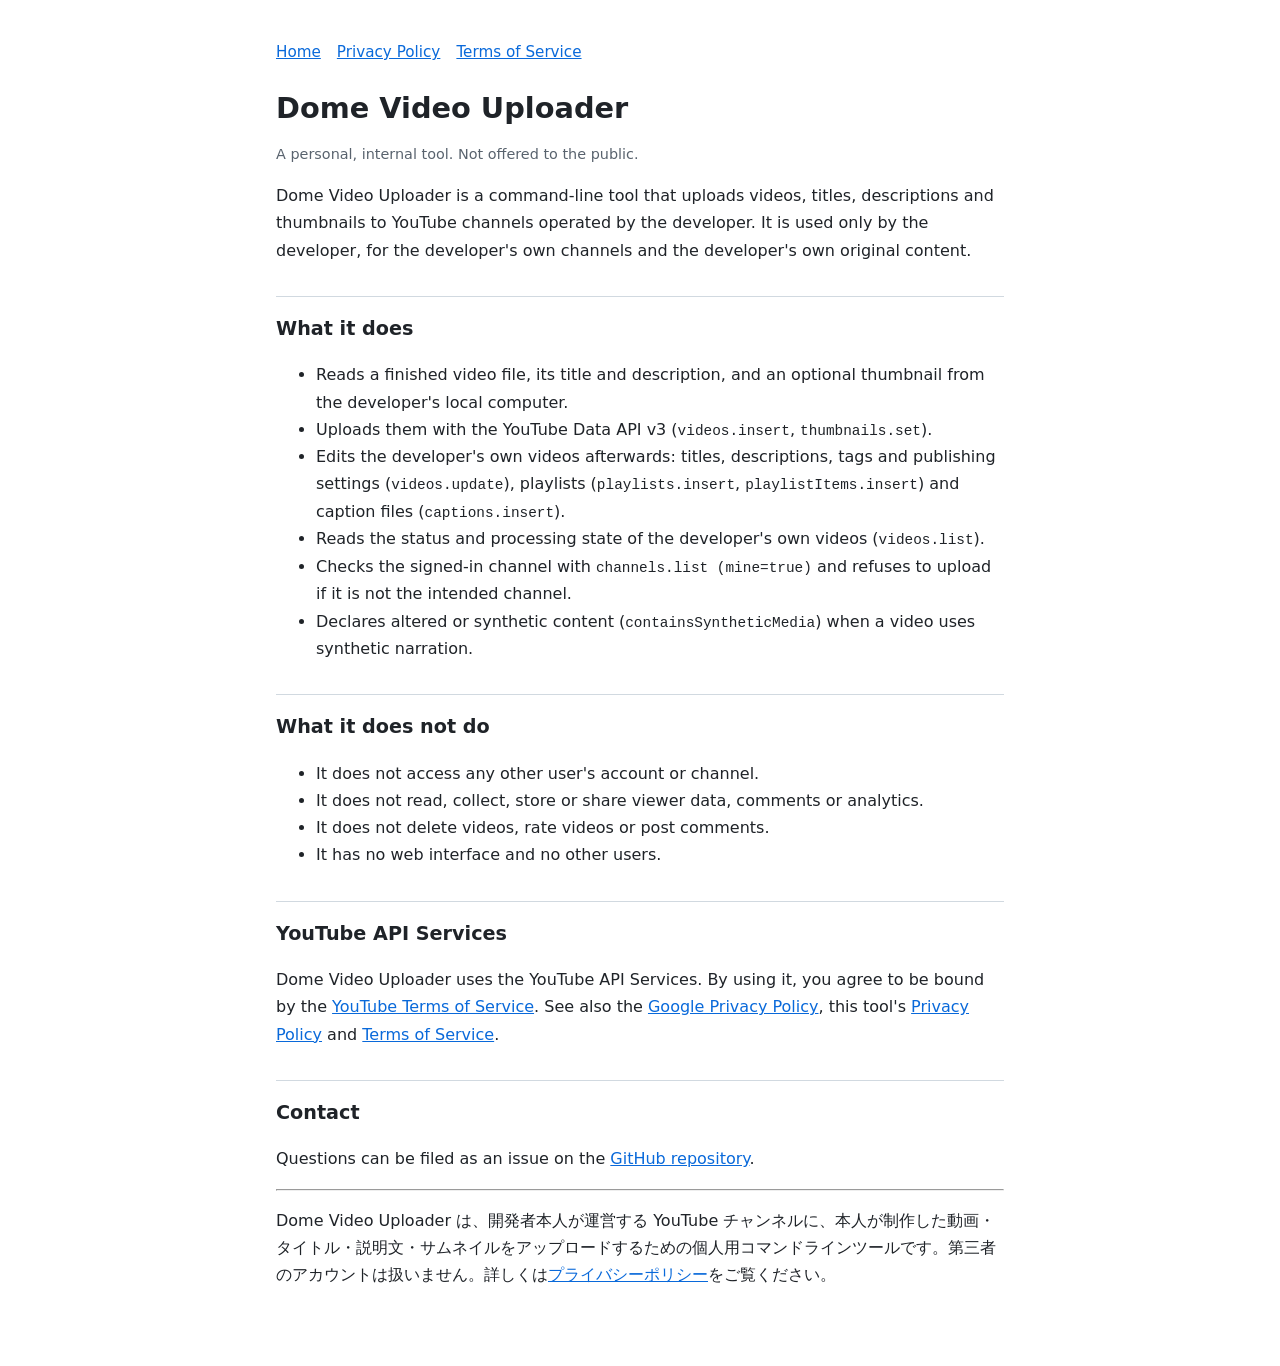
<file: index.html>
<!doctype html>
<html lang="en">
<head>
<meta charset="utf-8">
<meta name="viewport" content="width=device-width, initial-scale=1">
<title>Dome Video Uploader</title>
<meta name="description" content="A personal command-line tool that uploads the owner's own videos to the owner's own YouTube channels.">
<link rel="stylesheet" href="style.css">
</head>
<body>
<main>
<nav><a href="./">Home</a><a href="privacy.html">Privacy Policy</a><a href="terms.html">Terms of Service</a></nav>
<h1>Dome Video Uploader</h1>
<p class="meta">A personal, internal tool. Not offered to the public.</p>

<p>Dome Video Uploader is a command-line tool that uploads videos, titles, descriptions and thumbnails to YouTube channels operated by the developer. It is used only by the developer, for the developer's own channels and the developer's own original content.</p>

<h2>What it does</h2>
<ul>
<li>Reads a finished video file, its title and description, and an optional thumbnail from the developer's local computer.</li>
<li>Uploads them with the YouTube Data API v3 (<code>videos.insert</code>, <code>thumbnails.set</code>).</li>
<li>Edits the developer's own videos afterwards: titles, descriptions, tags and publishing settings (<code>videos.update</code>), playlists (<code>playlists.insert</code>, <code>playlistItems.insert</code>) and caption files (<code>captions.insert</code>).</li>
<li>Reads the status and processing state of the developer's own videos (<code>videos.list</code>).</li>
<li>Checks the signed-in channel with <code>channels.list (mine=true)</code> and refuses to upload if it is not the intended channel.</li>
<li>Declares altered or synthetic content (<code>containsSyntheticMedia</code>) when a video uses synthetic narration.</li>
</ul>

<h2>What it does not do</h2>
<ul>
<li>It does not access any other user's account or channel.</li>
<li>It does not read, collect, store or share viewer data, comments or analytics.</li>
<li>It does not delete videos, rate videos or post comments.</li>
<li>It has no web interface and no other users.</li>
</ul>

<h2>YouTube API Services</h2>
<p>Dome Video Uploader uses the YouTube API Services. By using it, you agree to be bound by the <a href="https://www.youtube.com/t/terms">YouTube Terms of Service</a>. See also the <a href="https://policies.google.com/privacy">Google Privacy Policy</a>, this tool's <a href="privacy.html">Privacy Policy</a> and <a href="terms.html">Terms of Service</a>.</p>

<h2>Contact</h2>
<p>Questions can be filed as an issue on the <a href="https://github.com/dome-wiki/video-uploader/issues">GitHub repository</a>.</p>

<hr>
<p lang="ja">Dome Video Uploader は、開発者本人が運営する YouTube チャンネルに、本人が制作した動画・タイトル・説明文・サムネイルをアップロードするための個人用コマンドラインツールです。第三者のアカウントは扱いません。詳しくは<a href="privacy.html">プライバシーポリシー</a>をご覧ください。</p>
</main>
</body>
</html>
</file>
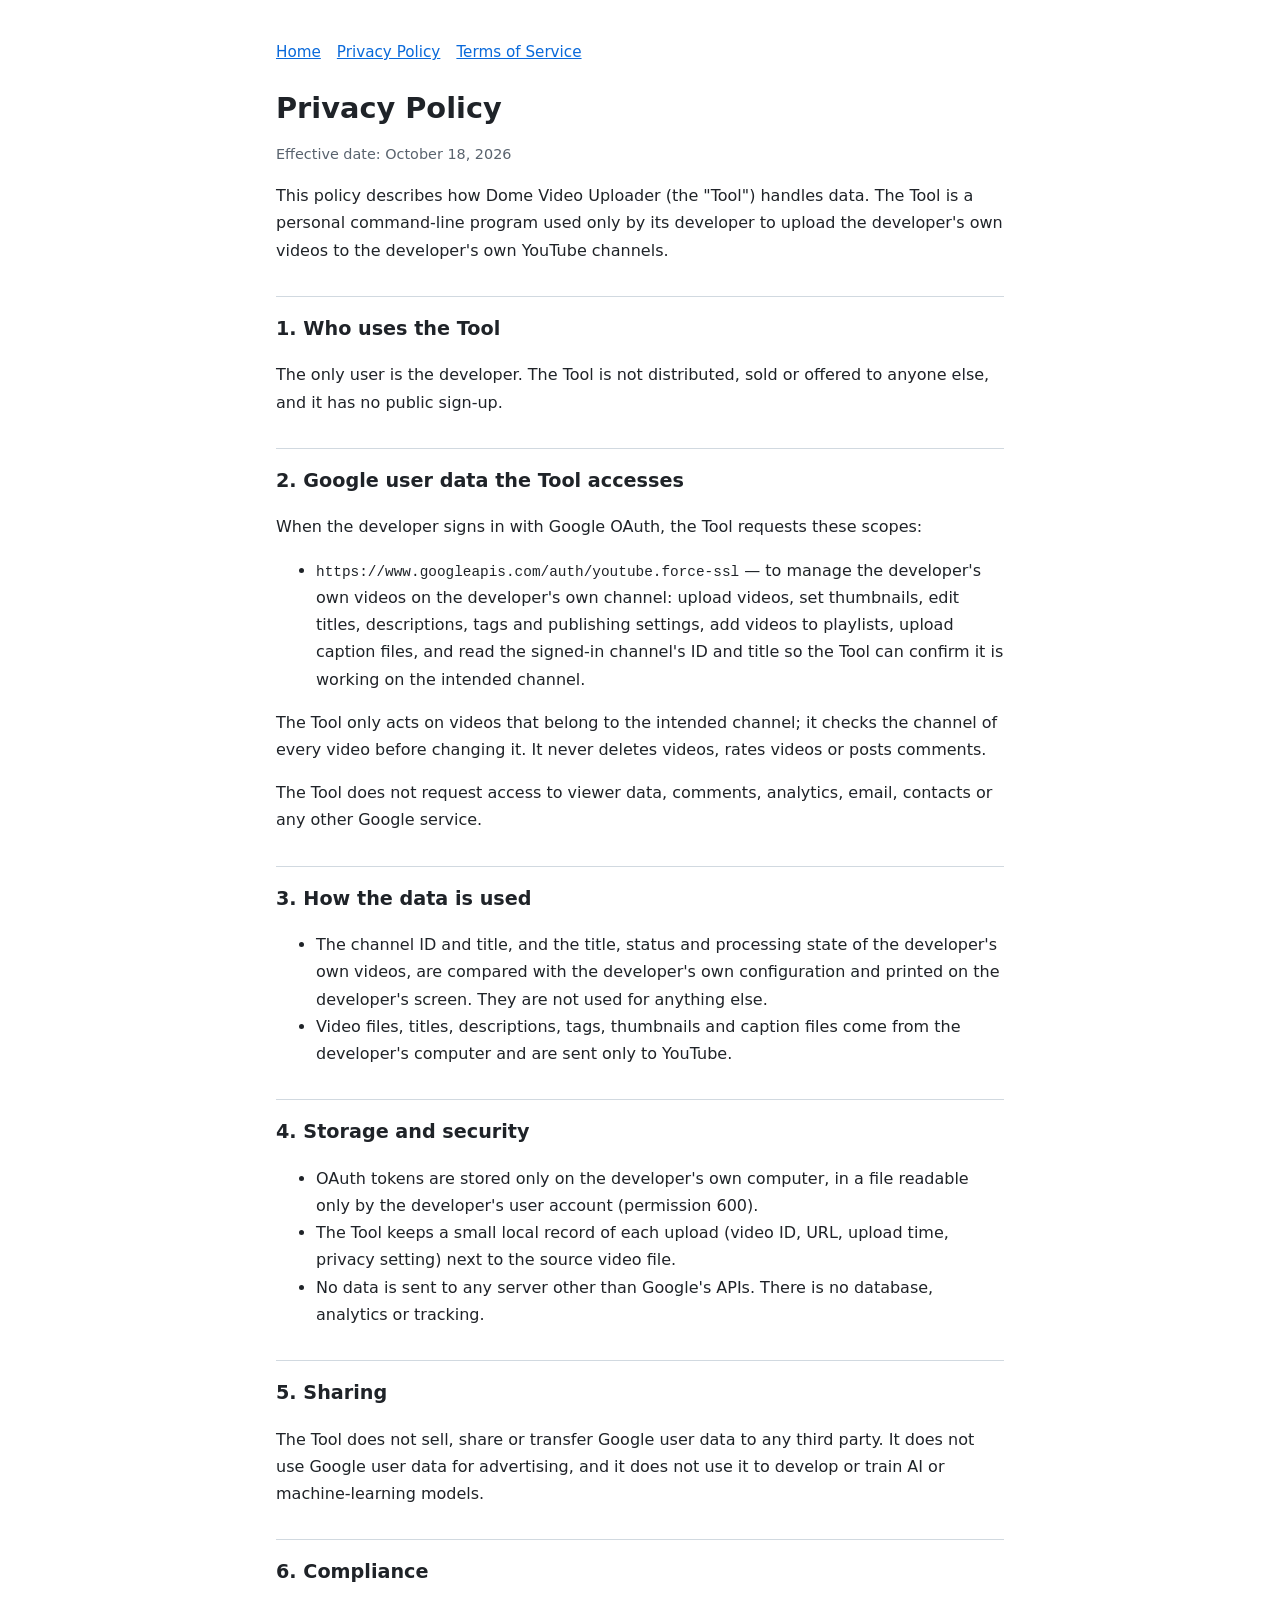
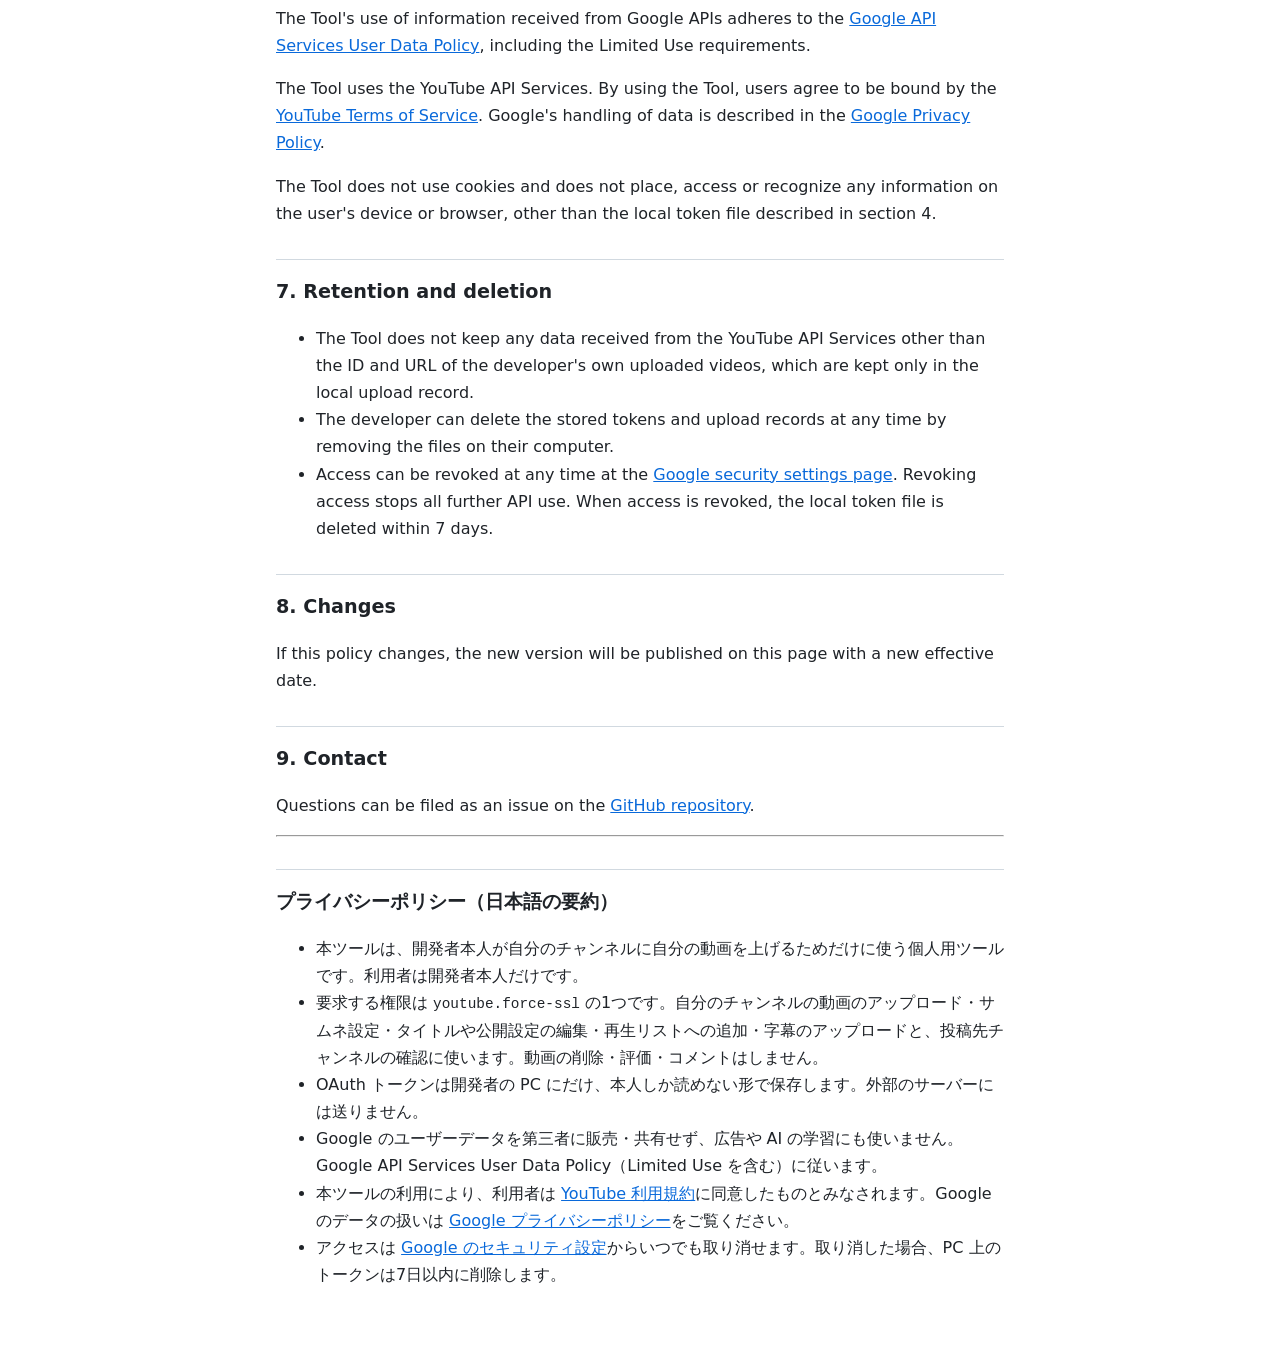
<file: privacy.html>
<!doctype html>
<html lang="en">
<head>
<meta charset="utf-8">
<meta name="viewport" content="width=device-width, initial-scale=1">
<title>Dome Video Uploader Privacy Policy</title>
<meta name="description" content="Privacy policy for Dome Video Uploader, a personal YouTube upload tool.">
<link rel="stylesheet" href="style.css">
</head>
<body>
<main>
<nav><a href="./">Home</a><a href="privacy.html">Privacy Policy</a><a href="terms.html">Terms of Service</a></nav>
<h1>Privacy Policy</h1>
<p class="meta">Effective date: October 18, 2026</p>

<p>This policy describes how Dome Video Uploader (the "Tool") handles data. The Tool is a personal command-line program used only by its developer to upload the developer's own videos to the developer's own YouTube channels.</p>

<h2>1. Who uses the Tool</h2>
<p>The only user is the developer. The Tool is not distributed, sold or offered to anyone else, and it has no public sign-up.</p>

<h2>2. Google user data the Tool accesses</h2>
<p>When the developer signs in with Google OAuth, the Tool requests these scopes:</p>
<ul>
<li><code>https://www.googleapis.com/auth/youtube.force-ssl</code> — to manage the developer's own videos on the developer's own channel: upload videos, set thumbnails, edit titles, descriptions, tags and publishing settings, add videos to playlists, upload caption files, and read the signed-in channel's ID and title so the Tool can confirm it is working on the intended channel.</li>
</ul>
<p>The Tool only acts on videos that belong to the intended channel; it checks the channel of every video before changing it. It never deletes videos, rates videos or posts comments.</p>
<p>The Tool does not request access to viewer data, comments, analytics, email, contacts or any other Google service.</p>

<h2>3. How the data is used</h2>
<ul>
<li>The channel ID and title, and the title, status and processing state of the developer's own videos, are compared with the developer's own configuration and printed on the developer's screen. They are not used for anything else.</li>
<li>Video files, titles, descriptions, tags, thumbnails and caption files come from the developer's computer and are sent only to YouTube.</li>
</ul>

<h2>4. Storage and security</h2>
<ul>
<li>OAuth tokens are stored only on the developer's own computer, in a file readable only by the developer's user account (permission 600).</li>
<li>The Tool keeps a small local record of each upload (video ID, URL, upload time, privacy setting) next to the source video file.</li>
<li>No data is sent to any server other than Google's APIs. There is no database, analytics or tracking.</li>
</ul>

<h2>5. Sharing</h2>
<p>The Tool does not sell, share or transfer Google user data to any third party. It does not use Google user data for advertising, and it does not use it to develop or train AI or machine-learning models.</p>

<h2>6. Compliance</h2>
<p>The Tool's use of information received from Google APIs adheres to the <a href="https://developers.google.com/terms/api-services-user-data-policy">Google API Services User Data Policy</a>, including the Limited Use requirements.</p>
<p>The Tool uses the YouTube API Services. By using the Tool, users agree to be bound by the <a href="https://www.youtube.com/t/terms">YouTube Terms of Service</a>. Google's handling of data is described in the <a href="https://policies.google.com/privacy">Google Privacy Policy</a>.</p>
<p>The Tool does not use cookies and does not place, access or recognize any information on the user's device or browser, other than the local token file described in section 4.</p>

<h2>7. Retention and deletion</h2>
<ul>
<li>The Tool does not keep any data received from the YouTube API Services other than the ID and URL of the developer's own uploaded videos, which are kept only in the local upload record.</li>
<li>The developer can delete the stored tokens and upload records at any time by removing the files on their computer.</li>
<li>Access can be revoked at any time at the <a href="https://security.google.com/settings/security/permissions">Google security settings page</a>. Revoking access stops all further API use. When access is revoked, the local token file is deleted within 7 days.</li>
</ul>

<h2>8. Changes</h2>
<p>If this policy changes, the new version will be published on this page with a new effective date.</p>

<h2>9. Contact</h2>
<p>Questions can be filed as an issue on the <a href="https://github.com/dome-wiki/video-uploader/issues">GitHub repository</a>.</p>

<hr>
<div lang="ja">
<h2>プライバシーポリシー（日本語の要約）</h2>
<ul>
<li>本ツールは、開発者本人が自分のチャンネルに自分の動画を上げるためだけに使う個人用ツールです。利用者は開発者本人だけです。</li>
<li>要求する権限は <code>youtube.force-ssl</code> の1つです。自分のチャンネルの動画のアップロード・サムネ設定・タイトルや公開設定の編集・再生リストへの追加・字幕のアップロードと、投稿先チャンネルの確認に使います。動画の削除・評価・コメントはしません。</li>
<li>OAuth トークンは開発者の PC にだけ、本人しか読めない形で保存します。外部のサーバーには送りません。</li>
<li>Google のユーザーデータを第三者に販売・共有せず、広告や AI の学習にも使いません。Google API Services User Data Policy（Limited Use を含む）に従います。</li>
<li>本ツールの利用により、利用者は <a href="https://www.youtube.com/t/terms">YouTube 利用規約</a>に同意したものとみなされます。Google のデータの扱いは <a href="https://policies.google.com/privacy">Google プライバシーポリシー</a>をご覧ください。</li>
<li>アクセスは <a href="https://security.google.com/settings/security/permissions">Google のセキュリティ設定</a>からいつでも取り消せます。取り消した場合、PC 上のトークンは7日以内に削除します。</li>
</ul>
</div>
</main>
</body>
</html>
</file>
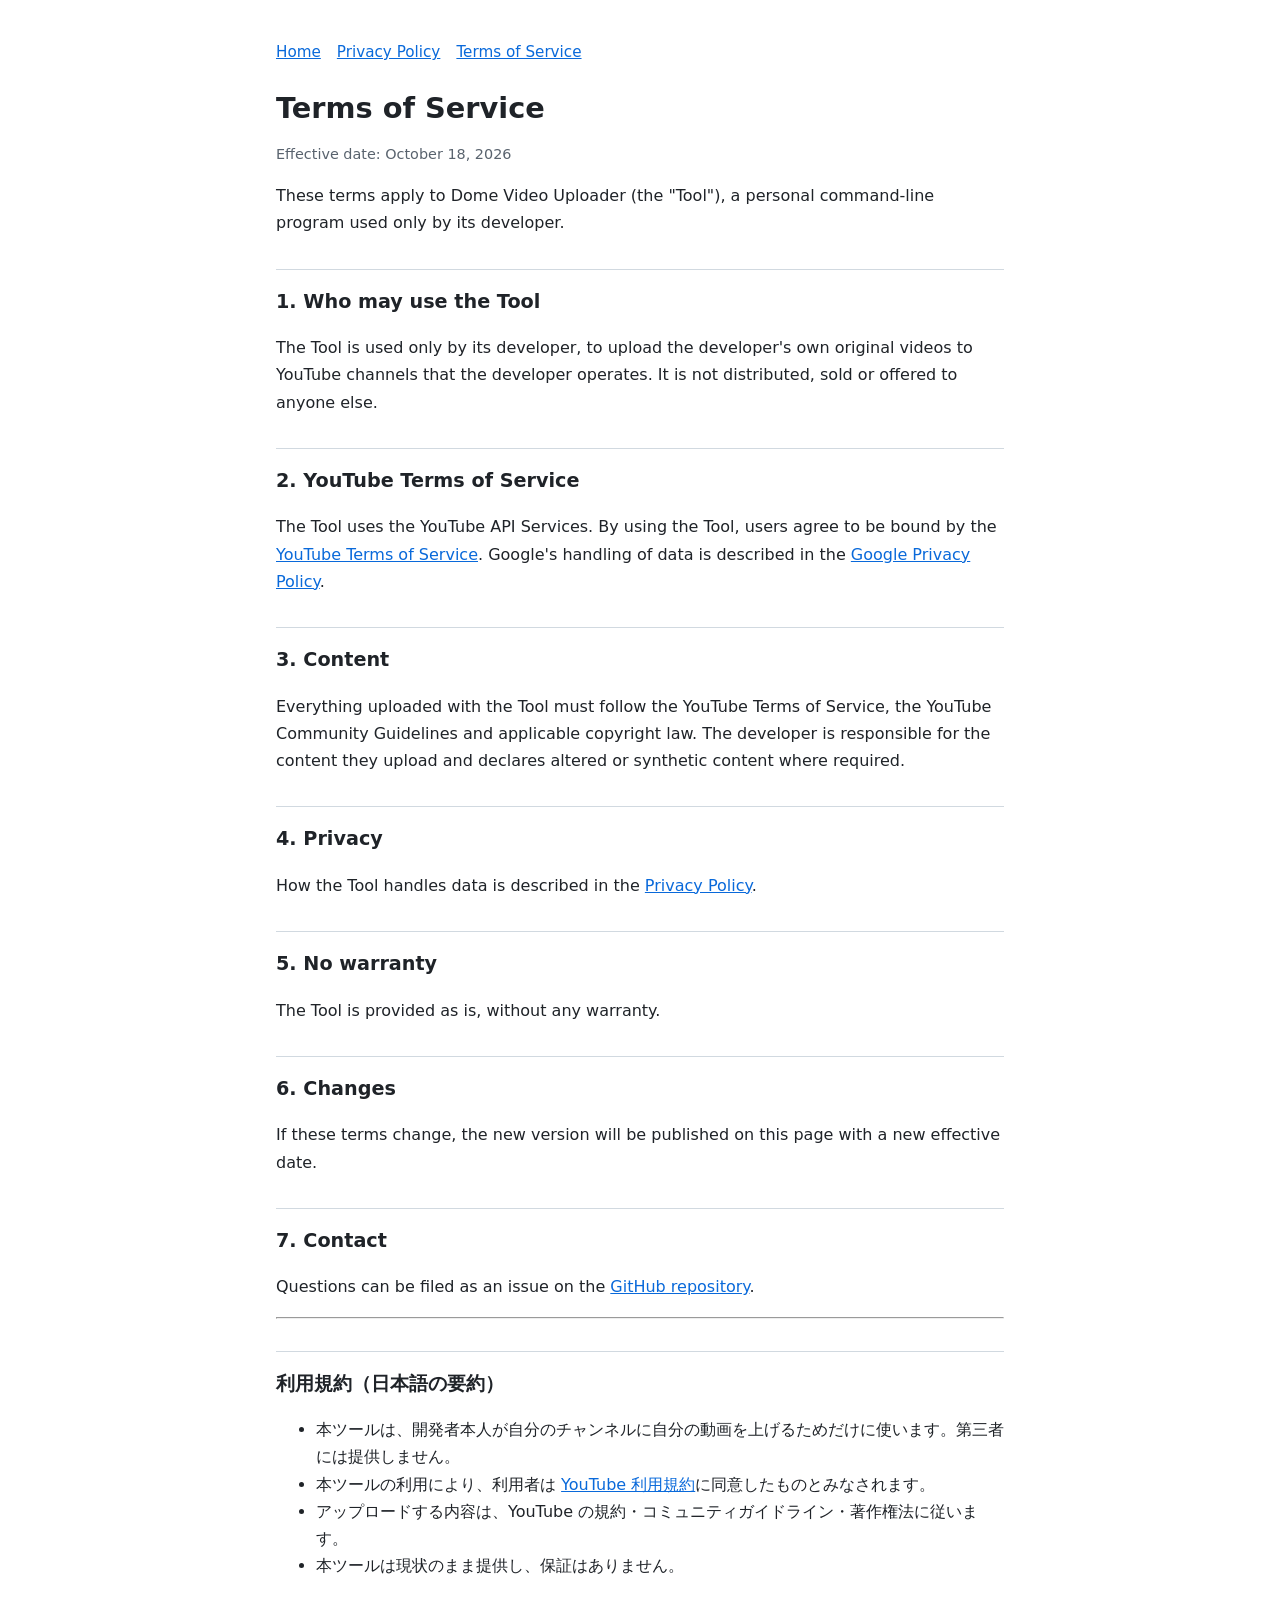
<file: terms.html>
<!doctype html>
<html lang="en">
<head>
<meta charset="utf-8">
<meta name="viewport" content="width=device-width, initial-scale=1">
<title>Dome Video Uploader Terms of Service</title>
<meta name="description" content="Terms of service for Dome Video Uploader, a personal upload tool.">
<link rel="stylesheet" href="style.css">
</head>
<body>
<main>
<nav><a href="./">Home</a><a href="privacy.html">Privacy Policy</a><a href="terms.html">Terms of Service</a></nav>
<h1>Terms of Service</h1>
<p class="meta">Effective date: October 18, 2026</p>

<p>These terms apply to Dome Video Uploader (the "Tool"), a personal command-line program used only by its developer.</p>

<h2>1. Who may use the Tool</h2>
<p>The Tool is used only by its developer, to upload the developer's own original videos to YouTube channels that the developer operates. It is not distributed, sold or offered to anyone else.</p>

<h2>2. YouTube Terms of Service</h2>
<p>The Tool uses the YouTube API Services. By using the Tool, users agree to be bound by the <a href="https://www.youtube.com/t/terms">YouTube Terms of Service</a>. Google's handling of data is described in the <a href="https://policies.google.com/privacy">Google Privacy Policy</a>.</p>

<h2>3. Content</h2>
<p>Everything uploaded with the Tool must follow the YouTube Terms of Service, the YouTube Community Guidelines and applicable copyright law. The developer is responsible for the content they upload and declares altered or synthetic content where required.</p>

<h2>4. Privacy</h2>
<p>How the Tool handles data is described in the <a href="privacy.html">Privacy Policy</a>.</p>

<h2>5. No warranty</h2>
<p>The Tool is provided as is, without any warranty.</p>

<h2>6. Changes</h2>
<p>If these terms change, the new version will be published on this page with a new effective date.</p>

<h2>7. Contact</h2>
<p>Questions can be filed as an issue on the <a href="https://github.com/dome-wiki/video-uploader/issues">GitHub repository</a>.</p>

<hr>
<div lang="ja">
<h2>利用規約（日本語の要約）</h2>
<ul>
<li>本ツールは、開発者本人が自分のチャンネルに自分の動画を上げるためだけに使います。第三者には提供しません。</li>
<li>本ツールの利用により、利用者は <a href="https://www.youtube.com/t/terms">YouTube 利用規約</a>に同意したものとみなされます。</li>
<li>アップロードする内容は、YouTube の規約・コミュニティガイドライン・著作権法に従います。</li>
<li>本ツールは現状のまま提供し、保証はありません。</li>
</ul>
</div>
</main>
</body>
</html>
</file>
<file: style.css>
:root { --bg: #ffffff; --fg: #1f2328; --muted: #59636e; --line: #d1d9e0; --accent: #0969da; }
@media (prefers-color-scheme: dark) {
  :root { --bg: #0d1117; --fg: #e6edf3; --muted: #9198a1; --line: #3d444d; --accent: #4493f8; }
}
* { box-sizing: border-box; }
body { margin: 0; background: var(--bg); color: var(--fg); font: 16px/1.7 system-ui, -apple-system, "Hiragino Sans", sans-serif; }
main { max-width: 760px; margin: 0 auto; padding: 40px 16px 64px; }
h1 { font-size: 1.8rem; line-height: 1.3; margin: 0 0 8px; }
h2 { font-size: 1.2rem; margin: 32px 0 8px; padding-top: 16px; border-top: 1px solid var(--line); }
p, li { overflow-wrap: anywhere; }
a { color: var(--accent); }
.meta { color: var(--muted); font-size: 0.9rem; }
nav { margin-bottom: 24px; font-size: 0.95rem; }
nav a { margin-right: 16px; }
code { font-size: 0.9em; }
</file>
